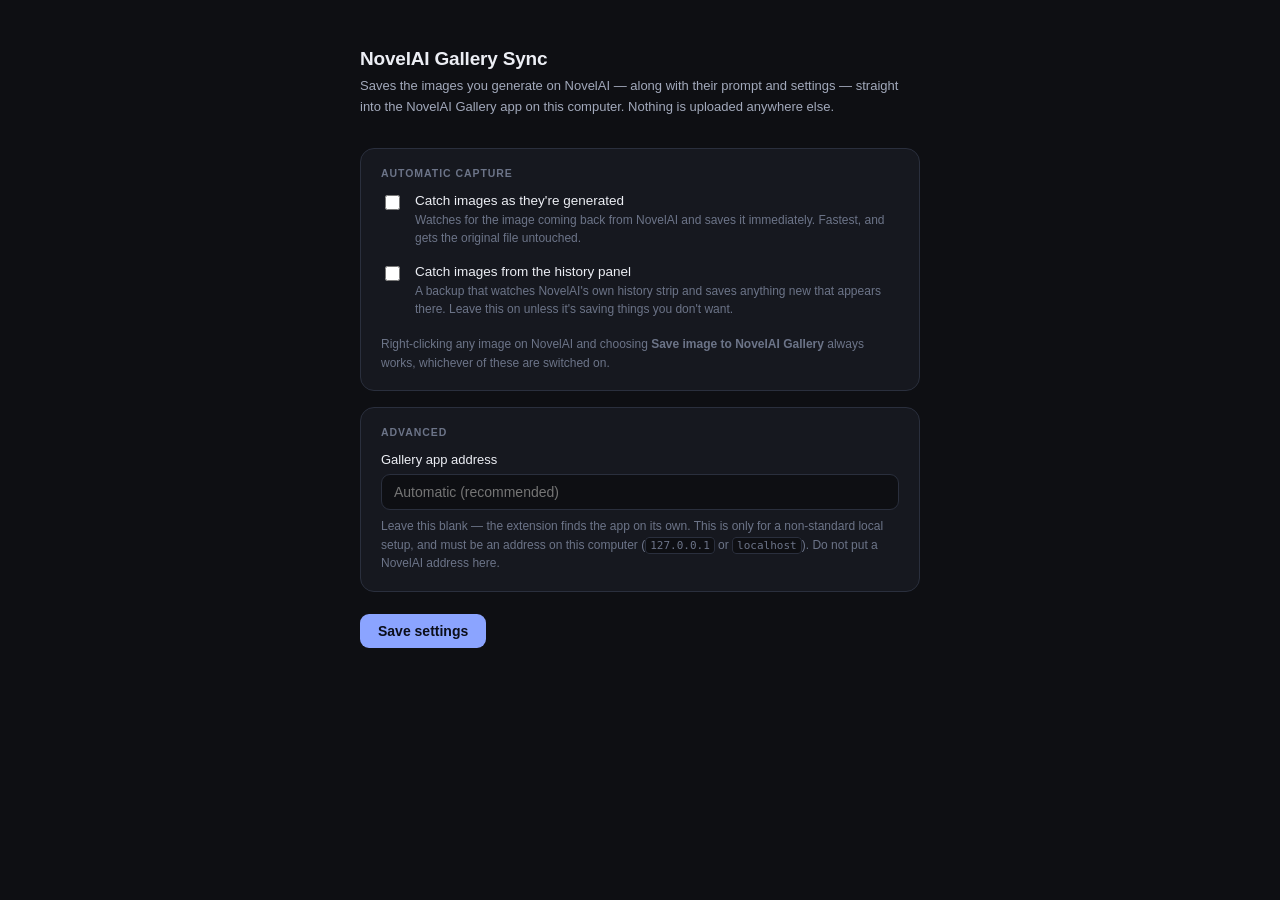
<file: extension/options.html>
<!doctype html>
<html>
<head>
  <meta charset="utf-8" />
  <title>NovelAI Gallery Sync — Settings</title>
  <style>
    :root {
      --bg: #0e0f13;
      --surface: #16181f;
      --surface-hi: #232733;
      --border: #2a2f3d;
      --text: #eceef4;
      --dim: #a2a9bb;
      --faint: #6c7488;
      --accent: #8ba4ff;
    }
    body {
      max-width: 560px;
      margin: 48px auto;
      padding: 0 24px 60px;
      font-family: -apple-system, BlinkMacSystemFont, "Segoe UI", Inter, sans-serif;
      font-size: 14px;
      background: var(--bg);
      color: var(--text);
      -webkit-font-smoothing: antialiased;
    }
    h1 { font-size: 19px; font-weight: 600; margin: 0 0 6px; letter-spacing: -0.01em; }
    .sub { color: var(--dim); font-size: 13px; margin-bottom: 30px; line-height: 1.6; }

    .card {
      background: var(--surface);
      border: 1px solid var(--border);
      border-radius: 14px;
      padding: 18px 20px;
      margin-bottom: 16px;
    }
    .card h2 {
      font-size: 10.5px; font-weight: 600; text-transform: uppercase;
      letter-spacing: 0.09em; color: var(--faint); margin: 0 0 14px;
    }

    .row { display: flex; gap: 12px; align-items: flex-start; margin-bottom: 16px; }
    .row:last-child { margin-bottom: 0; }
    .row input[type="checkbox"] { margin-top: 2px; width: 15px; height: 15px; accent-color: var(--accent); }
    .row .txt { flex: 1; }
    .row .title { font-size: 13.5px; margin-bottom: 3px; }
    .row .desc { color: var(--faint); font-size: 12px; line-height: 1.55; }

    label.field-label { display: block; font-size: 13px; margin-bottom: 7px; }
    input[type="text"] {
      width: 100%; box-sizing: border-box;
      padding: 9px 12px; border-radius: 9px;
      border: 1px solid var(--border); background: var(--bg); color: var(--text);
      font: inherit; outline: none;
    }
    input[type="text"]:focus { border-color: var(--accent); box-shadow: 0 0 0 3px rgba(139,164,255,0.14); }
    .hint { font-size: 12px; color: var(--faint); margin-top: 7px; line-height: 1.55; }
    .hint code {
      font-family: ui-monospace, SFMono-Regular, Menlo, monospace;
      background: var(--bg); border: 1px solid var(--border);
      border-radius: 4px; padding: 1px 4px; font-size: 11px;
    }
    .err {
      margin-top: 10px; padding: 9px 12px;
      background: rgba(248,113,113,.09);
      border: 1px solid rgba(248,113,113,.35);
      border-radius: 9px;
      color: #fca5a5; font-size: 12px; line-height: 1.55;
    }

    .actions { display: flex; align-items: center; gap: 12px; margin-top: 22px; }
    button.save {
      padding: 9px 18px; border-radius: 9px; border: none;
      background: var(--accent); color: #0b0e1a; font: inherit; font-weight: 600;
      cursor: pointer;
    }
    button.save:hover { background: #a3b7ff; }
    .saved { color: #4ade80; font-size: 12.5px; opacity: 0; transition: opacity 0.2s; }
    .saved.show { opacity: 1; }
  </style>
</head>
<body>
  <h1>NovelAI Gallery Sync</h1>
  <div class="sub">
    Saves the images you generate on NovelAI — along with their prompt and
    settings — straight into the NovelAI Gallery app on this computer.
    Nothing is uploaded anywhere else.
  </div>

  <div class="card">
    <h2>Automatic capture</h2>

    <div class="row">
      <input type="checkbox" id="networkCaptureEnabled" />
      <div class="txt">
        <div class="title">Catch images as they're generated</div>
        <div class="desc">Watches for the image coming back from NovelAI and saves it immediately. Fastest, and gets the original file untouched.</div>
      </div>
    </div>

    <div class="row">
      <input type="checkbox" id="domCaptureEnabled" />
      <div class="txt">
        <div class="title">Catch images from the history panel</div>
        <div class="desc">A backup that watches NovelAI's own history strip and saves anything new that appears there. Leave this on unless it's saving things you don't want.</div>
      </div>
    </div>

    <div class="hint">
      Right-clicking any image on NovelAI and choosing <strong>Save image to NovelAI Gallery</strong> always works, whichever of these are switched on.
    </div>
  </div>

  <div class="card">
    <h2>Advanced</h2>
    <label class="field-label" for="serverUrl">Gallery app address</label>
    <input type="text" id="serverUrl" placeholder="Automatic (recommended)" />
    <div class="hint">
      Leave this blank — the extension finds the app on its own. This is only
      for a non-standard local setup, and must be an address on this computer
      (<code>127.0.0.1</code> or <code>localhost</code>). Do not put a NovelAI
      address here.
    </div>
    <div class="err" id="urlError" style="display:none"></div>
  </div>

  <div class="actions">
    <button class="save" id="save">Save settings</button>
    <span class="saved" id="savedMsg">Saved</span>
  </div>

  <script src="options.js"></script>
</body>
</html>
</file>
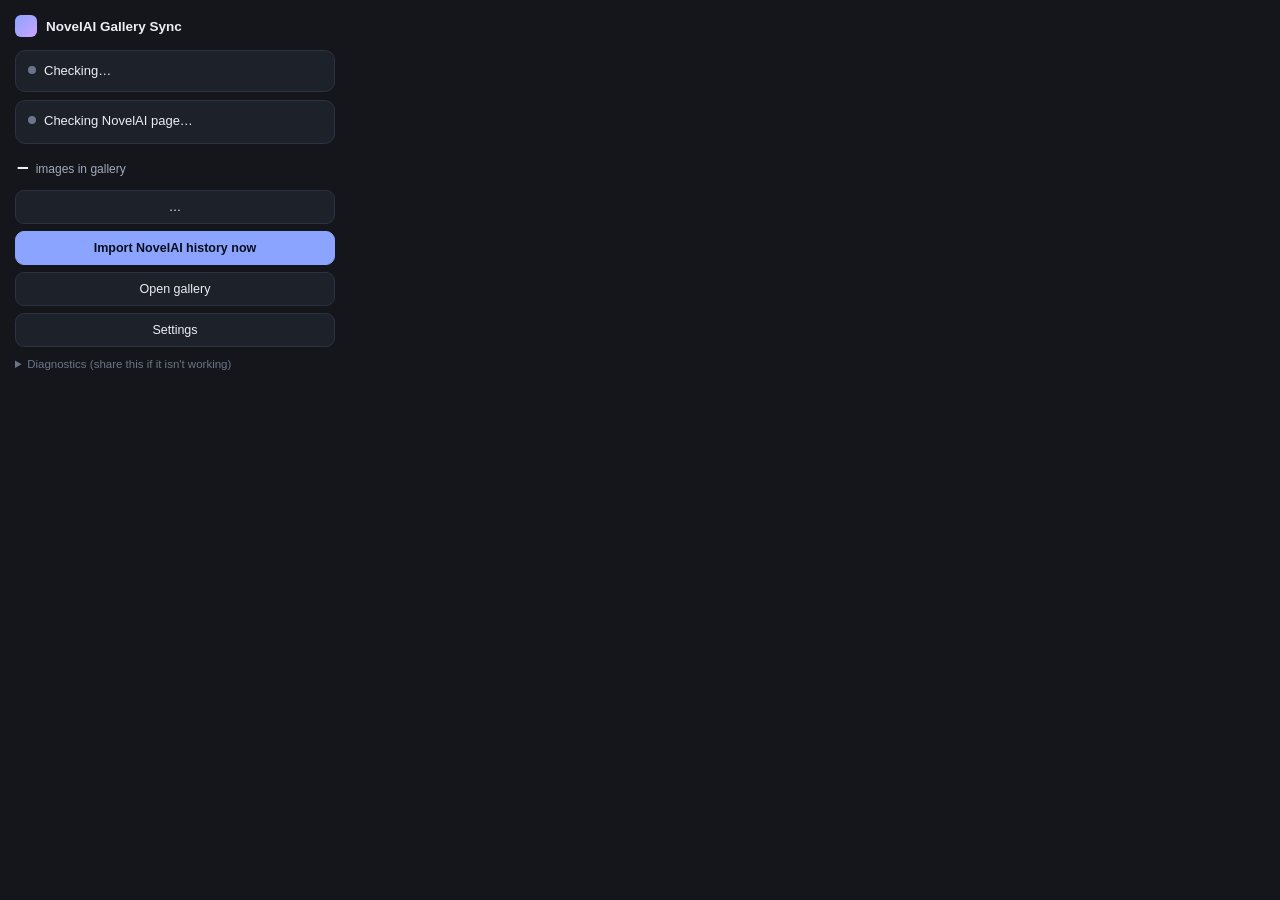
<file: extension/popup.html>
<!doctype html>
<html>
<head>
  <meta charset="utf-8" />
  <style>
    :root {
      --bg:#14161c; --surface:#1d212a; --surface-hi:#262b36; --border:#2c3240;
      --text:#eceef4; --dim:#a2a9bb; --faint:#6c7488;
      --ok:#4ade80; --err:#f87171; --warn:#fbbf24; --accent:#8ba4ff;
    }
    body {
      width: 320px; margin: 0; padding: 15px;
      font-family: -apple-system, BlinkMacSystemFont, "Segoe UI", Inter, sans-serif;
      font-size: 13px; background: var(--bg); color: var(--text);
    }
    .head { display:flex; align-items:center; gap:9px; margin-bottom:13px; }
    .mark { width:22px; height:22px; border-radius:6px; background:linear-gradient(135deg,#8ba4ff,#c9a4ff); }
    h1 { font-size:13.5px; font-weight:600; margin:0; }

    .row {
      display:flex; align-items:flex-start; gap:8px;
      background:var(--surface); border:1px solid var(--border);
      border-radius:10px; padding:10px 12px; margin-bottom:8px;
      line-height:1.5;
    }
    .dot { width:8px; height:8px; border-radius:50%; background:var(--faint); flex-shrink:0; margin-top:5px; }
    .dot.ok{background:var(--ok);box-shadow:0 0 0 3px rgba(74,222,128,.16)}
    .dot.error{background:var(--err);box-shadow:0 0 0 3px rgba(248,113,113,.16)}
    .dot.warn{background:var(--warn);box-shadow:0 0 0 3px rgba(251,191,36,.16)}
    .row .txt { flex:1; }
    .row .sub { color:var(--faint); font-size:11.5px; margin-top:3px; }

    .stat { display:flex; align-items:baseline; gap:7px; padding:2px; margin-bottom:10px; }
    .stat .num { font-size:21px; font-weight:600; font-variant-numeric:tabular-nums; }
    .stat .lbl { color:var(--dim); font-size:12px; }

    .btn {
      display:block; width:100%; box-sizing:border-box;
      padding:9px 12px; margin-top:7px;
      background:var(--surface); border:1px solid var(--border);
      border-radius:9px; color:var(--text);
      text-decoration:none; text-align:center; font-size:12.5px; cursor:pointer;
    }
    .btn:hover{background:var(--surface-hi)}
    .btn.primary{background:var(--accent);border-color:var(--accent);color:#0b0e1a;font-weight:600}
    .btn.primary:hover{filter:brightness(1.08)}
    .btn:disabled{opacity:.55;cursor:default}
    .btn.stop{background:#3a2226;border-color:#5d2f36;color:#fca5a5}
    .btn.stop:hover{background:#472a2f}
    .btn.startup{background:#1e3326;border-color:#2f5d3c;color:#86efac}
    .btn.startup:hover{background:#274232}

    details { margin-top:11px; }
    summary { cursor:pointer; color:var(--faint); font-size:11.5px; outline:none; }
    summary:hover{color:var(--dim)}
    pre {
      margin:8px 0 0; padding:9px 10px;
      background:#0e1015; border:1px solid var(--border); border-radius:8px;
      font-family:ui-monospace,SFMono-Regular,Menlo,monospace;
      font-size:10.5px; line-height:1.55; color:var(--dim);
      white-space:pre-wrap; word-break:break-word;
      max-height:190px; overflow:auto;
    }
    .copy { margin-top:6px; }
  </style>
</head>
<body>
  <div class="head">
    <div class="mark"></div>
    <h1>NovelAI Gallery Sync</h1>
  </div>

  <div class="row">
    <span class="dot" id="appDot"></span>
    <div class="txt"><span id="appText">Checking…</span></div>
  </div>

  <div class="row">
    <span class="dot" id="pageDot"></span>
    <div class="txt">
      <span id="pageText">Checking NovelAI page…</span>
      <div class="sub" id="pageSub"></div>
    </div>
  </div>

  <div class="stat">
    <span class="num" id="captureCount">–</span>
    <span class="lbl">images in gallery</span>
  </div>

  <button class="btn" id="toggleBtn">…</button>
  <button class="btn primary" id="scanBtn">Import NovelAI history now</button>
  <a class="btn" id="openGallery" href="#" target="_blank">Open gallery</a>
  <button class="btn" id="openOptions">Settings</button>

  <details id="diagWrap">
    <summary>Diagnostics (share this if it isn't working)</summary>
    <pre id="diag">…</pre>
    <button class="btn copy" id="copyDiag">Copy diagnostics</button>
  </details>

  <script src="popup.js"></script>
</body>
</html>
</file>
